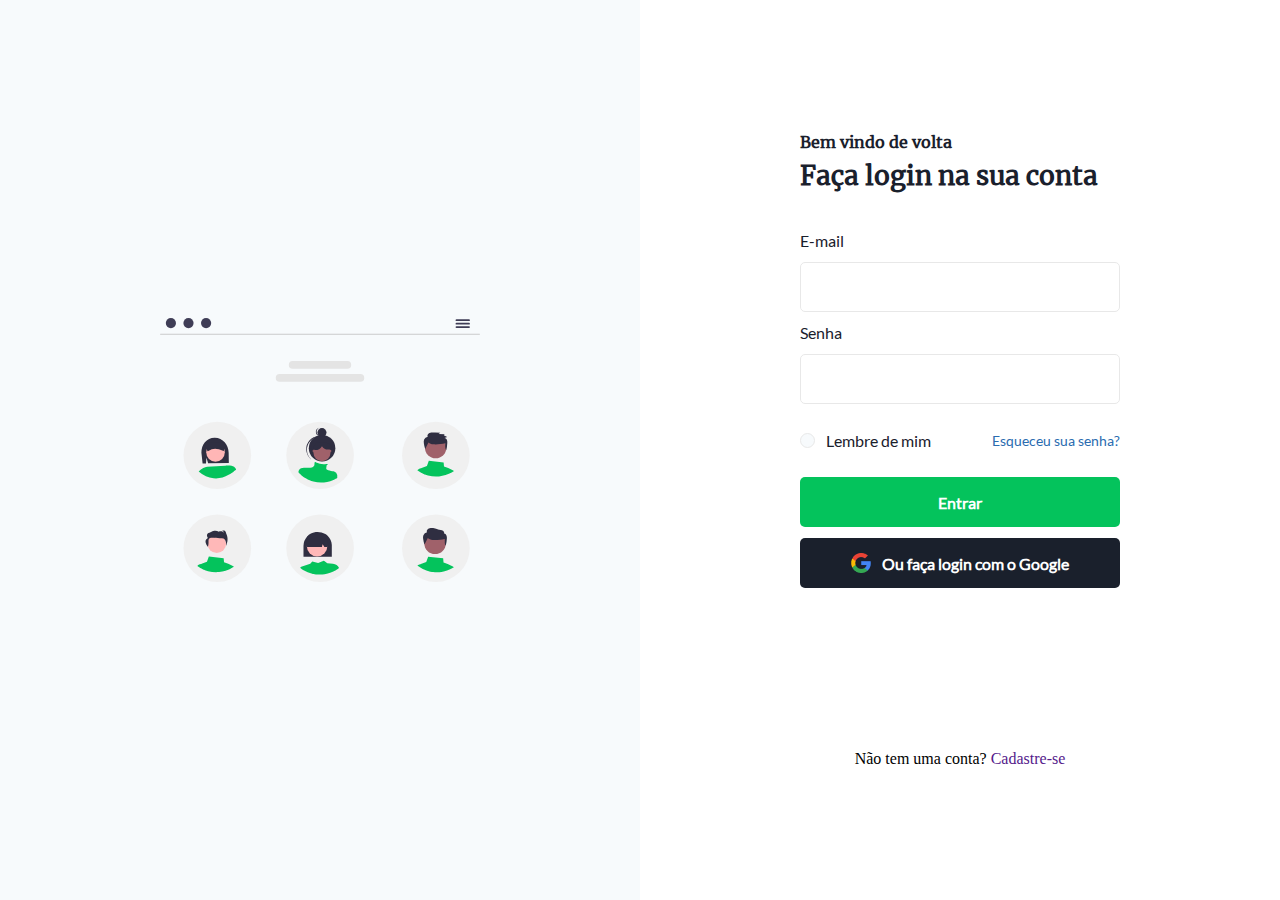
<file: desafio4/index.html>
<!DOCTYPE html>
<html lang="en">
<head>
    <meta charset="UTF-8">
    <meta http-equiv="X-UA-Compatible" content="IE=edge">
    <link rel="stylesheet" href="assets/css/style.css">
    <meta name="viewport" content="width=device-width, initial-scale=1.0">
    <title>Document</title>
</head>
<body>
    <div class="left">
        <img src="assets/image/image.svg" alt="">
    </div>
    <div class="right">
        <h2>Bem vindo de volta</h2>
        <h1>Faça login na sua conta</h1>
        <form action="">
            <label>
                E-mail
                <input type="email" name="" id="">
            </label>
            <label>
                Senha
                <input type="password" name="" id="">
            </label>
            <div class="remember">
                <label class="chk">
                    <input type="checkbox" name="exemplo" />
                    <span></span>
                    Lembre de mim
                </label>
                <a href="#">Esqueceu sua senha?</a>
            </div>
            <input type="button" value="Entrar">
            <a href=""> 
                <img src="assets/image/google-logo.png" alt="">
                Ou faça login com o Google
            </a>
            <div class="singup">
                Não tem uma conta? <a href="">Cadastre-se</a>
            </div>
        </form>
    </div>
</body>
</html>
</file>
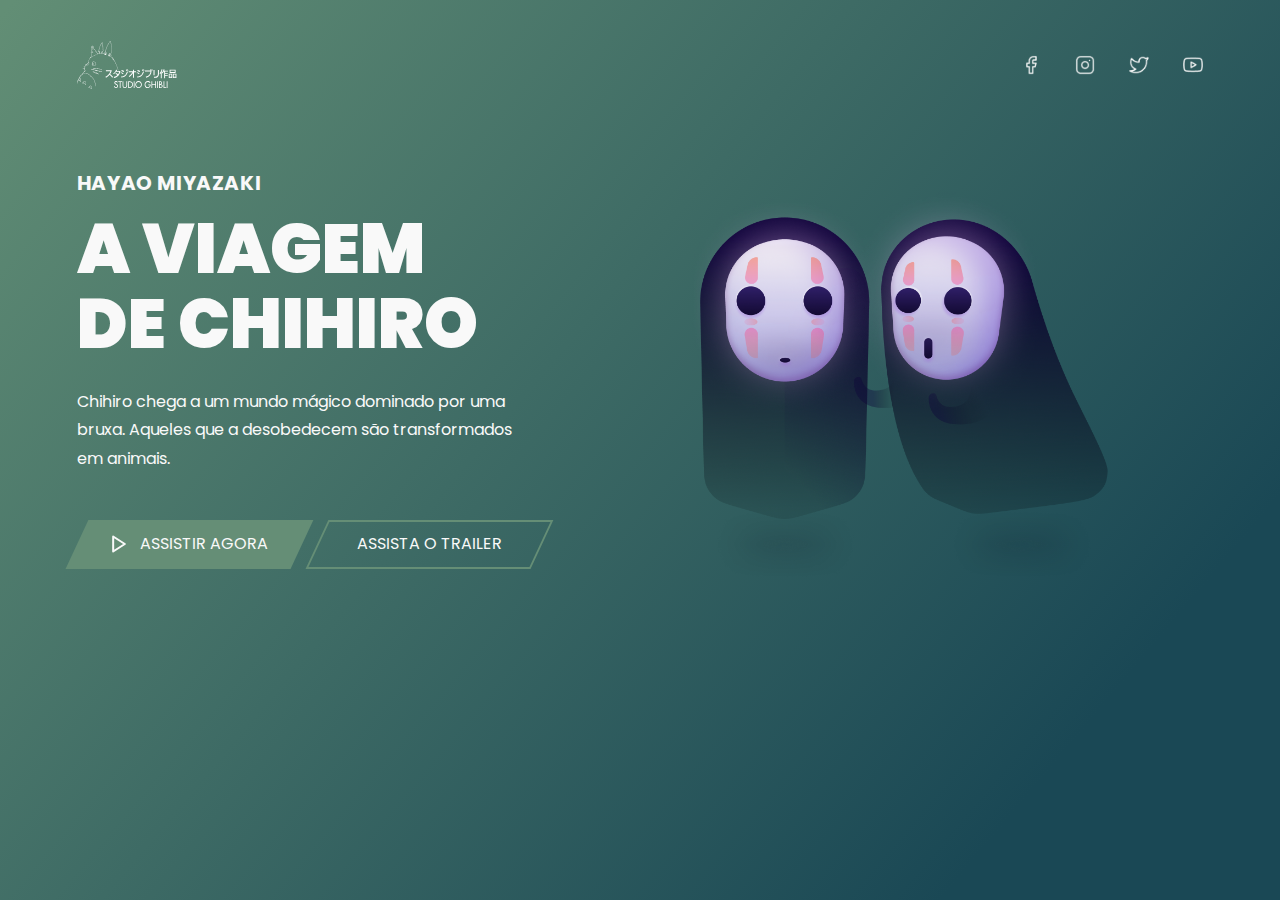
<file: desafio5/index.html>
<!DOCTYPE html>
<html lang="pt-br">
<head>
    <meta charset="UTF-8">
    <meta http-equiv="X-UA-Compatible" content="IE=edge">
    <meta name="viewport" content="width=device-width, initial-scale=1.0">
    <link rel="stylesheet" href="assets/css/style.css">
    <title>Studio Ghibli</title>
</head>
<body>
    <header>
        <div class="container header">
            <div class="header--left">
                <img src="assets/image/logo.svg" alt="">
            </div>
            <div class="header--right">
                <img src="assets/image/facebook.png" alt="">
                <img src="assets/image/instagram.png" alt="">
                <img src="assets/image/twitter.png" alt="">
                <img src="assets/image/youtube.png" alt="">
            </div>
        </div>
    </header>
    <main>
        <div class="container main">
            <div class="main--left">
                <h3>HAYAO MIYAZAKI</h3>
                <h1>A VIAGEM DE CHIHIRO</h1>
                <p>Chihiro chega a um mundo mágico dominado por uma bruxa. Aqueles que a desobedecem são transformados em animais.</p>
                <div class="buttons">
                    <a href="">
                        <span>
                            <svg width="14" height="18" viewBox="0 0 14 18" fill="none" xmlns="http://www.w3.org/2000/svg">
                                <path d="M1.16669 1.5L12.8334 9L1.16669 16.5V1.5Z" stroke="#F9F9F9" stroke-width="2" stroke-linecap="round" stroke-linejoin="round"/>
                            </svg>
                            Assistir agora
                        </span>
                    </a>
                    <a href="">
                        <span>
                            assista o trailer
                        </span>
                        
                    </a>
                </div>
            </div>
            <div class="main--right">
                <img src="assets/image/ilustracao.png" alt="">
            </div>
        </div>
    </main>
</body>
</html>
</file>
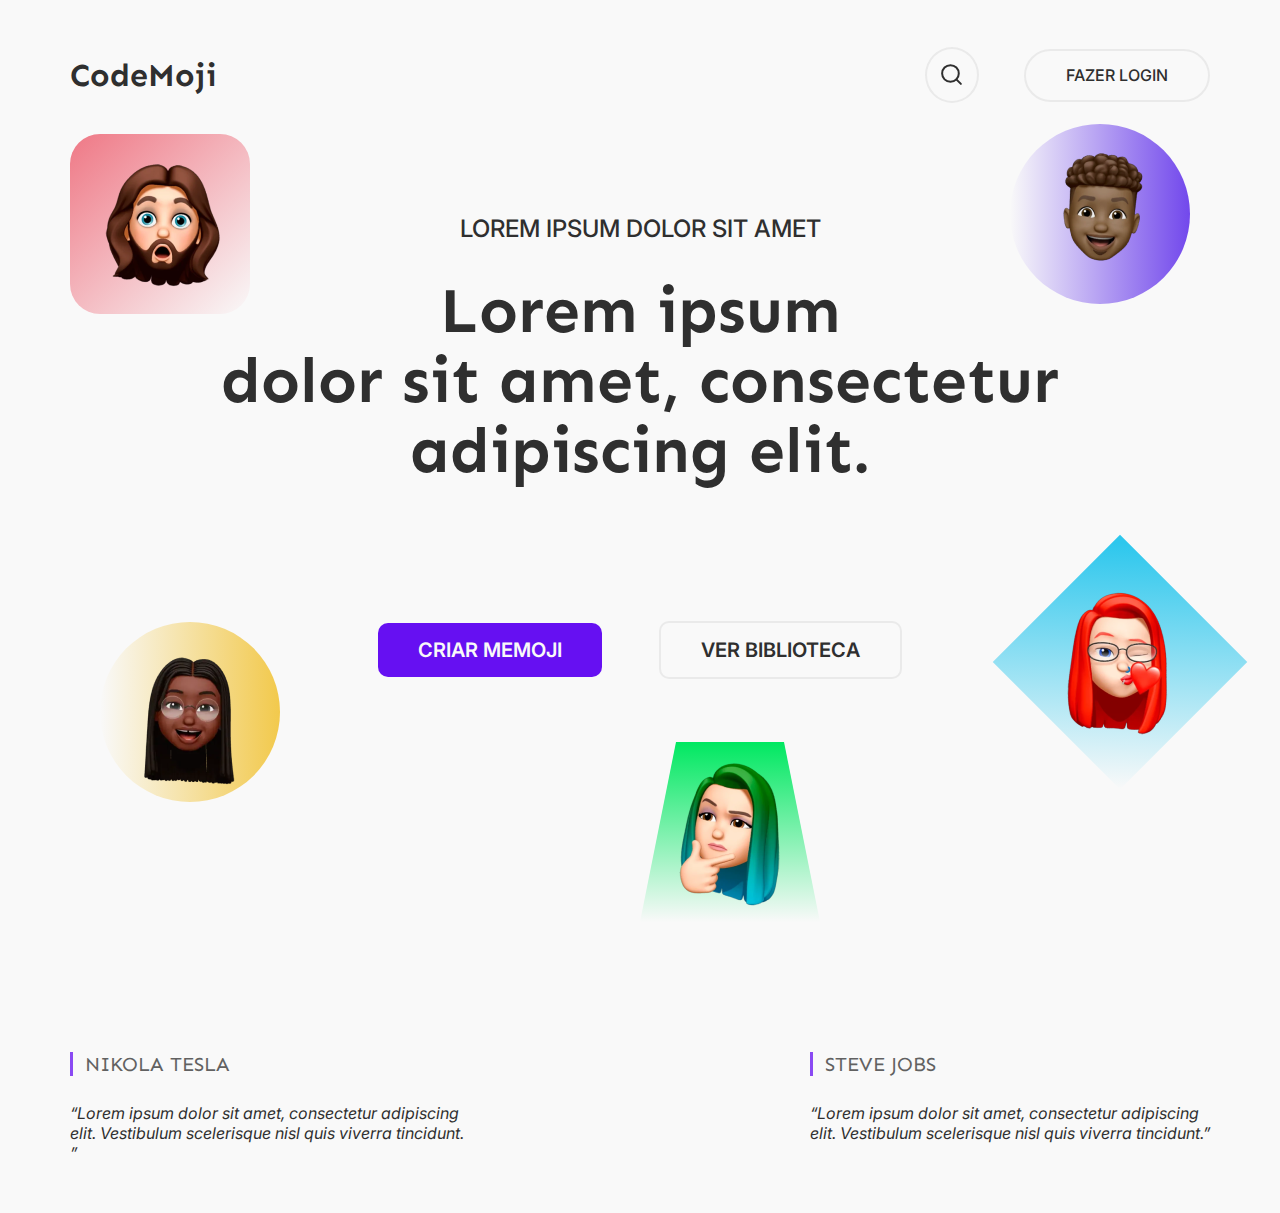
<file: desafio8/index.html>
<!DOCTYPE html>
<html lang="pt-br">
<head>
    <meta charset="UTF-8">
    <meta http-equiv="X-UA-Compatible" content="IE=edge">
    <meta name="viewport" content="width=device-width, initial-scale=1.0">
    <link rel="stylesheet" href="assets/css/style.css">
    <title>CodeMoji</title>
</head>
<body>
    <header>
        <div class="container">
            <div class="logo">
                CodeMoji
            </div>
            <div class="header--right">
                <div class="search">
                    <svg width="25" height="25" viewBox="0 0 25 25" fill="none" xmlns="http://www.w3.org/2000/svg">
                        <path d="M11.4583 19.7917C16.0607 19.7917 19.7917 16.0607 19.7917 11.4583C19.7917 6.85596 16.0607 3.125 11.4583 3.125C6.85596 3.125 3.125 6.85596 3.125 11.4583C3.125 16.0607 6.85596 19.7917 11.4583 19.7917Z" stroke="#2F2F2F" stroke-width="2" stroke-linecap="round" stroke-linejoin="round"/>
                        <path d="M21.8749 21.8754L17.3436 17.3442" stroke="#2F2F2F" stroke-width="2" stroke-linecap="round" stroke-linejoin="round"/>
                    </svg>        
                </div>
                <div class="login">
                    Fazer login
                </div>
                <div class="login--mobile">
                    <svg width="15" height="15" viewBox="0 0 15 15" fill="none" xmlns="http://www.w3.org/2000/svg">
                        <path d="M12.5 13.125V11.875C12.5 11.212 12.2366 10.5761 11.7678 10.1072C11.2989 9.63839 10.663 9.375 10 9.375H5C4.33696 9.375 3.70107 9.63839 3.23223 10.1072C2.76339 10.5761 2.5 11.212 2.5 11.875V13.125" stroke="#2F2F2F" stroke-width="1.2" stroke-linecap="round" stroke-linejoin="round"/>
                        <path d="M7.5 6.875C8.88071 6.875 10 5.75571 10 4.375C10 2.99429 8.88071 1.875 7.5 1.875C6.11929 1.875 5 2.99429 5 4.375C5 5.75571 6.11929 6.875 7.5 6.875Z" stroke="#2F2F2F" stroke-width="1.2" stroke-linecap="round" stroke-linejoin="round"/>
                    </svg>
                        
                </div>
            </div>
        </div>
    </header>
    <main>       
        <div class="container">
            <div class="img">
                <img src="assets/images/Memoji Boys 11-16.png" alt="">
            </div>
            <div class="img">
                <img src="assets/images/Memoji Boys 2-7.png" alt="">
            </div>
            <div class="img">
                <img src="assets/images/Memoji Girls 10-9.png" alt="">
            </div>
            <div class="img">
                <img src="assets/images/Memoji Girls 2-10.png" alt="">
            </div>
            <div class="img">
                <img src="assets/images/Memoji Girls 3-11.png" alt="">
            </div> 
            <h2>lorem ipsum dolor sit amet</h2>
            <h1>Lorem ipsum <br> dolor sit amet, consectetur adipiscing elit.</h1>
            <div class="buttons">
                <a href="">criar memoji</a>
                <a href="">ver biblioteca</a>
            </div>
        </div>
    </main>
    <footer>
        <div class="container">
            <div class="footer--left">
                <h3>nikola tesla</h3>
                <p>
                    “Lorem ipsum dolor sit amet, consectetur adipiscing elit. Vestibulum scelerisque nisl quis viverra tincidunt. ”
                </p>
            </div>
            <div class="footer-right">
                <h3>steve jobs</h3>
                <p>
                    “Lorem ipsum dolor sit amet, consectetur adipiscing elit. Vestibulum scelerisque nisl quis viverra tincidunt.”
                </p>
            </div>
        </div>
    </footer>
</body>
</html>
</file>
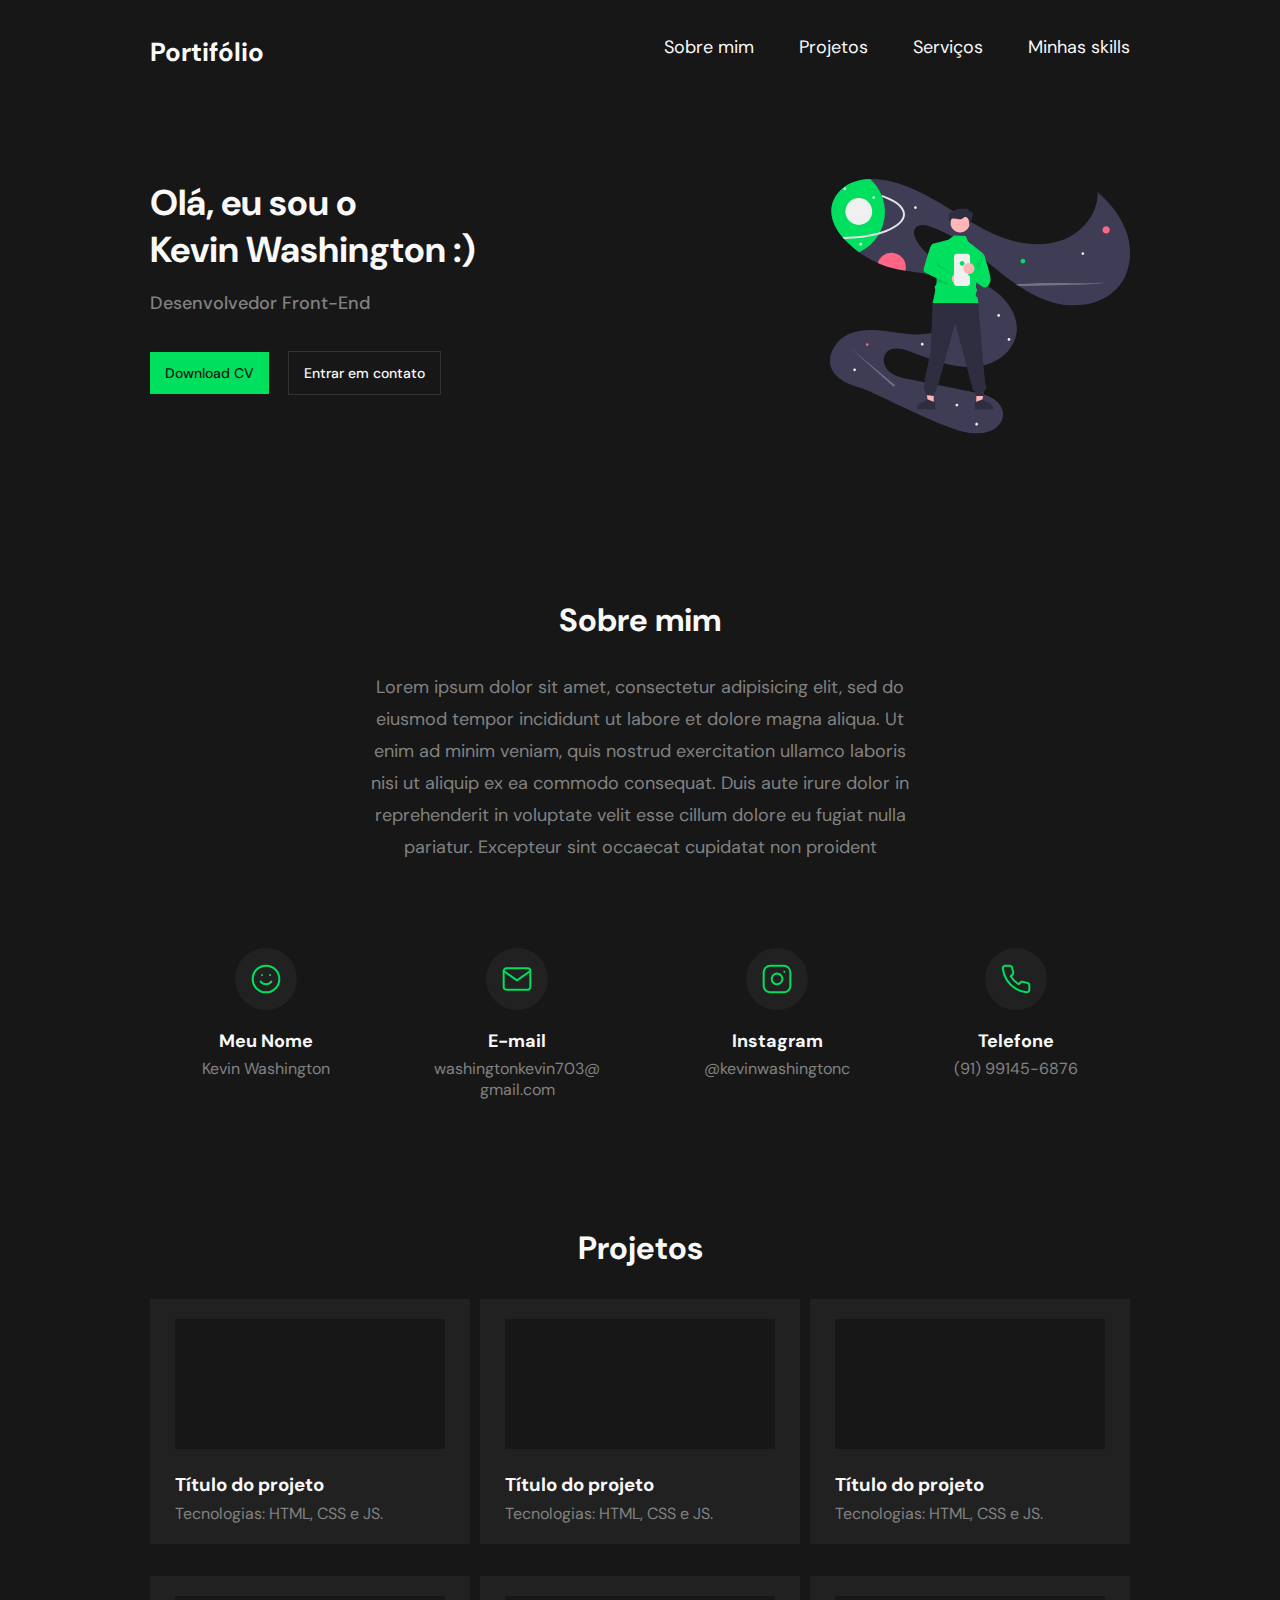
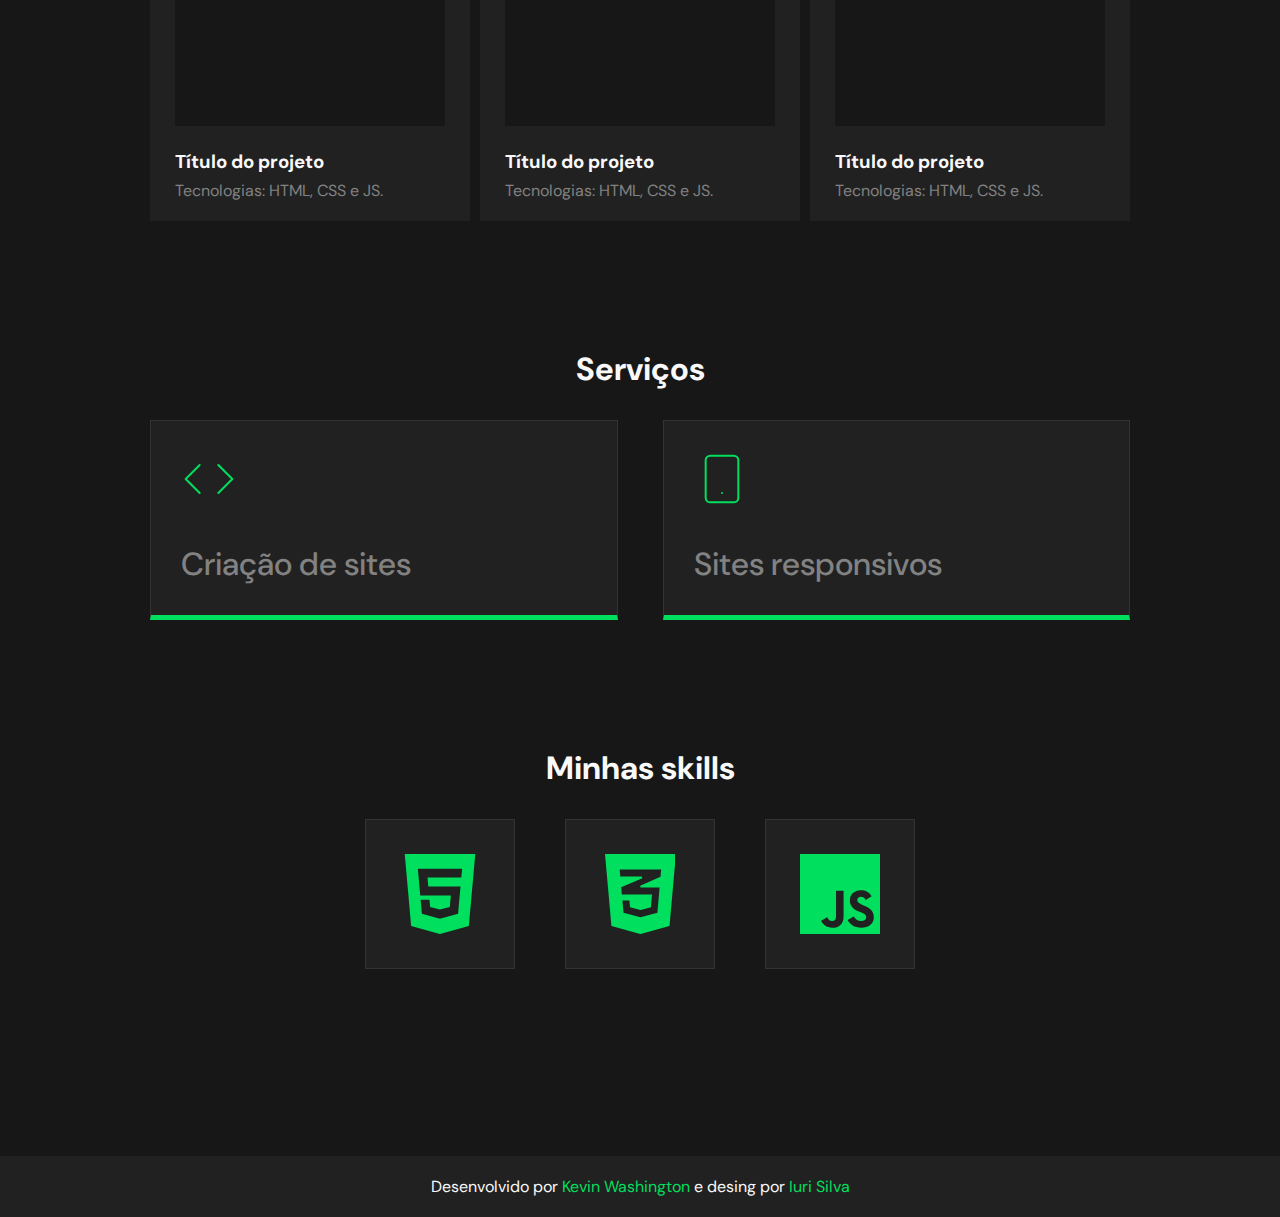
<file: desafio9/index.html>
<!DOCTYPE html>
<html lang="pt-br">
    <head>
        <meta charset="UTF-8">
        <meta http-equiv="X-UA-Compatible" content="IE=edge">
        <meta name="viewport" content="width=device-width, initial-scale=1.0">
        <title>Portifólio</title>
        <link rel="stylesheet" href="./assets/css/style.css">
    </head>
    <body>
        <header>
            <div class="container">
                <div class="logo">
                    <a href="#">Portifólio</a>
                </div>
                <div class="menu--opener">
                    <svg width="28" height="11" viewBox="0 0 28 11" fill="none" xmlns="http://www.w3.org/2000/svg">
                        <rect width="28" height="1" fill="white"/>
                        <rect y="5" width="28" height="1" fill="white"/>
                        <rect x="14" y="10" width="14" height="1" fill="white"/>
                    </svg>
                </div>
                <div class="menu">
                    <svg class="menu--closer" xmlns="http://www.w3.org/2000/svg" width="24" height="24" viewBox="0 0 24 24"><path d="M24 20.188l-8.315-8.209 8.2-8.282-3.697-3.697-8.212 8.318-8.31-8.203-3.666 3.666 8.321 8.24-8.206 8.313 3.666 3.666 8.237-8.318 8.285 8.203z" fill="#FFFFFF"/></svg>
                    <ul>
                        <li><a href="#">Sobre mim</a></li>
                        <li><a href="#">Projetos</a></li>
                        <li><a href="#">Serviços</a></li>
                        <li><a href="#">Minhas skills</a></li>
                    </ul>
                </div>
            </div>
        </header>
        <main>
            <div class="container">
                <section class="banner">
                    <div class="left">
                        <h1>Olá, eu sou o <br> Kevin Washington :)</h1>
                        <p>Desenvolvedor Front-End</p>
                        <div class="banner--buttons">
                            <a href="#">Download CV</a>
                            <a href="#">Entrar em contato</a>
                        </div>
                    </div>
                    <div class="right">
                        <svg width="300" height="255" viewBox="0 0 300 255" fill="none" xmlns="http://www.w3.org/2000/svg">
                            <g clip-path="url(#clip0_13190_20)">
                            <path d="M289.501 106.533C274.498 125.718 246.189 130.112 222.766 123.43C215.101 121.19 207.708 118.112 200.718 114.251C196.658 112.046 192.695 109.628 188.814 107.051C187.858 106.42 186.903 105.779 185.958 105.125C185.314 104.684 184.672 104.239 184.032 103.787C176.016 98.1477 168.314 91.9608 160.741 85.8095C141.837 70.4539 122.415 54.6256 99.189 47.2991C94.404 45.7904 88.2138 45.0846 85.2547 49.138C82.6874 52.6572 84.2543 57.6397 86.4267 61.4147C94.4849 75.3976 109.112 84.2264 123.752 91.0155C138.392 97.8046 153.9 103.305 166.627 113.231C179.353 123.158 189.069 138.934 186.466 154.86C184.223 168.583 173.018 179.733 159.99 184.593C146.962 189.449 132.432 188.773 118.889 185.619C105.347 182.463 92.4906 176.956 79.4206 172.209C71.5405 169.344 61.2388 167.363 56.01 173.919C51.5942 179.458 54.1323 188.196 59.5098 192.807C64.8873 197.417 72.1654 198.961 79.1098 200.347C100.672 204.653 122.234 208.958 143.796 213.261C150.41 214.579 157.18 215.958 162.942 219.468C168.705 222.974 173.354 229.099 173.189 235.843C173.024 242.49 168.158 248.363 162.195 251.306C156.234 254.245 149.351 254.698 142.711 254.381C117.828 253.19 46.4885 213.656 29.3782 208.603C18.3835 205.359 6.36263 200.593 1.72639 190.11C-4.04615 177.059 5.45287 161.27 18.4191 155.31C31.3822 149.346 46.4108 150.667 60.5394 152.674C74.668 154.681 89.2627 157.236 103.016 153.422C116.769 149.608 129.369 137.176 128.013 122.97C126.831 110.609 115.697 101.295 103.98 97.1894C94.8087 93.9745 85.0507 93.1004 75.4159 91.6532C72.7416 91.255 70.0772 90.8082 67.4386 90.2579C60.6812 88.8421 54.0896 86.7263 47.7706 83.9447C41.1396 81.0319 34.84 77.4165 28.98 73.1605C24.306 69.7708 19.9381 65.9781 15.9263 61.8259C15.3144 61.1913 14.7089 60.5428 14.11 59.8801C13.5402 59.2456 12.9768 58.5981 12.4265 57.9376C5.26509 49.3808 -0.0251454 38.8427 1.56137 27.984C3.14441 17.1545 11.5848 8.13795 21.6341 3.80613C27.4422 1.30352 33.7068 0.183336 40.0491 0.0214599C44.6866 -0.0712236 49.3228 0.262568 53.8992 1.01862C75.0759 4.40508 94.4816 14.694 112.809 25.8343C131.134 36.9746 148.992 49.2028 168.912 57.1444C188.833 65.0893 211.509 68.4531 231.717 61.269C251.926 54.0882 268.528 34.4947 267.541 13.0719C280.944 24.6137 292.334 39.1211 297.378 56.0728C302.422 73.0245 300.395 92.5986 289.501 106.533Z" fill="#3F3D56"/>
                            <path d="M192.928 84.3932C194.229 84.3932 195.284 83.3383 195.284 82.037C195.284 80.7357 194.229 79.6808 192.928 79.6808C191.627 79.6808 190.572 80.7357 190.572 82.037C190.572 83.3383 191.627 84.3932 192.928 84.3932Z" fill="#00DF5E"/>
                            <path d="M276.132 54.5996C278.144 54.5996 279.775 52.9686 279.775 50.9567C279.775 48.9448 278.144 47.3138 276.132 47.3138C274.121 47.3138 272.49 48.9448 272.49 50.9567C272.49 52.9686 274.121 54.5996 276.132 54.5996Z" fill="#FF6584"/>
                            <path d="M37.2027 166.911C37.9461 166.911 38.5487 166.309 38.5487 165.565C38.5487 164.822 37.9461 164.219 37.2027 164.219C36.4594 164.219 35.8568 164.822 35.8568 165.565C35.8568 166.309 36.4594 166.911 37.2027 166.911Z" fill="#FF6584"/>
                            <path d="M75.8368 88.1892C75.8377 89.3567 75.6964 90.52 75.416 91.6533C72.7417 91.2551 70.0773 90.8083 67.4387 90.2579C60.6813 88.8422 54.0897 86.7264 47.7707 83.9448C48.7869 80.6639 50.9458 77.8561 53.8555 76.0311C56.7652 74.2061 60.2328 73.485 63.6289 73.9986C67.0249 74.5122 70.1242 76.2264 72.3642 78.8302C74.6042 81.4339 75.8363 84.7545 75.8368 88.1892Z" fill="#FF6584"/>
                            <path d="M252.822 75.9673C253.582 75.9673 254.199 75.351 254.199 74.5907C254.199 73.8304 253.582 73.2141 252.822 73.2141C252.062 73.2141 251.446 73.8304 251.446 74.5907C251.446 75.351 252.062 75.9673 252.822 75.9673Z" fill="#F0F0F0"/>
                            <path d="M126.882 227.484C127.643 227.484 128.259 226.867 128.259 226.107C128.259 225.347 127.643 224.73 126.882 224.73C126.122 224.73 125.506 225.347 125.506 226.107C125.506 226.867 126.122 227.484 126.882 227.484Z" fill="#F0F0F0"/>
                            <path d="M146.631 246.585C147.391 246.585 148.008 245.969 148.008 245.208C148.008 244.448 147.391 243.832 146.631 243.832C145.871 243.832 145.255 244.448 145.255 245.208C145.255 245.969 145.871 246.585 146.631 246.585Z" fill="#F0F0F0"/>
                            <path d="M24.5764 192.195C25.3366 192.195 25.9529 191.578 25.9529 190.818C25.9529 190.058 25.3366 189.441 24.5764 189.441C23.8161 189.441 23.1998 190.058 23.1998 190.818C23.1998 191.578 23.8161 192.195 24.5764 192.195Z" fill="#F0F0F0"/>
                            <path d="M92.2407 166.618C93.001 166.618 93.6173 166.002 93.6173 165.242C93.6173 164.481 93.001 163.865 92.2407 163.865C91.4804 163.865 90.8641 164.481 90.8641 165.242C90.8641 166.002 91.4804 166.618 92.2407 166.618Z" fill="#F0F0F0"/>
                            <path d="M85.4419 29.9943C86.2022 29.9943 86.8185 29.3779 86.8185 28.6177C86.8185 27.8574 86.2022 27.2411 85.4419 27.2411C84.6817 27.2411 84.0653 27.8574 84.0653 28.6177C84.0653 29.3779 84.6817 29.9943 85.4419 29.9943Z" fill="#F0F0F0"/>
                            <path d="M168.646 137.804C169.407 137.804 170.023 137.188 170.023 136.427C170.023 135.667 169.407 135.051 168.646 135.051C167.886 135.051 167.27 135.667 167.27 136.427C167.27 137.188 167.886 137.804 168.646 137.804Z" fill="#F0F0F0"/>
                            <path d="M179.007 161.762C179.767 161.762 180.383 161.146 180.383 160.385C180.383 159.625 179.767 159.009 179.007 159.009C178.246 159.009 177.63 159.625 177.63 160.385C177.63 161.146 178.246 161.762 179.007 161.762Z" fill="#F0F0F0"/>
                            <path d="M54.9224 33.0119C54.9325 39.9624 53.2902 46.8158 50.1309 53.0069C49.7133 53.8227 49.2708 54.6246 48.8035 55.4124C44.177 63.2253 37.2551 69.4226 28.9801 73.1605C24.3061 69.7709 19.9382 65.9781 15.9264 61.8259C15.3145 61.1914 14.709 60.5428 14.1101 59.8802C13.5403 59.2456 12.9769 58.5981 12.4266 57.9376C5.26519 49.3808 -0.0250406 38.8427 1.56148 27.984C3.14451 17.1545 11.5849 8.13796 21.6342 3.80614C27.4423 1.30353 33.7069 0.183361 40.0492 0.0214844C45.0082 4.40091 48.9176 9.84065 51.4874 15.9372C51.8112 16.7045 52.109 17.4815 52.3907 18.2682C54.0709 23.002 54.9272 27.9888 54.9224 33.0119Z" fill="#00DF5E"/>
                            <path d="M74.9951 35.2781C74.9951 42.0219 68.41 48.2768 56.4506 52.8968C54.058 53.8227 51.497 54.6612 48.8035 55.4123C38.7218 58.2225 26.7235 59.7798 14.1101 59.8801C13.5403 59.2456 12.9769 58.5981 12.4266 57.9376C12.5626 57.9408 12.6985 57.9408 12.8345 57.9408C26.5325 57.9408 39.528 56.2055 50.1309 53.0068C52.0895 52.4144 53.9674 51.7733 55.7512 51.0838C66.7459 46.8394 73.0525 41.0766 73.0525 35.2781C73.0525 29.4797 66.7458 23.7202 55.7512 19.4725C54.6634 19.0516 53.5433 18.6502 52.3907 18.2682C52.109 17.4814 51.8112 16.7044 51.4874 15.9371C53.2097 16.4746 54.8641 17.0487 56.4506 17.6595C68.41 22.2794 74.9951 28.5376 74.9951 35.2781Z" fill="#E4E4E4"/>
                            <path d="M14.8638 11.2167C15.624 11.2167 16.2404 10.6004 16.2404 9.84009C16.2404 9.07982 15.624 8.4635 14.8638 8.4635C14.1035 8.4635 13.4872 9.07982 13.4872 9.84009C13.4872 10.6004 14.1035 11.2167 14.8638 11.2167Z" fill="#F0F0F0"/>
                            <path d="M43.6778 19.958C44.4381 19.958 45.0544 19.3417 45.0544 18.5814C45.0544 17.8212 44.4381 17.2048 43.6778 17.2048C42.9175 17.2048 42.3012 17.8212 42.3012 18.5814C42.3012 19.3417 42.9175 19.958 43.6778 19.958Z" fill="#F0F0F0"/>
                            <path d="M28.7851 45.8894C36.1784 45.8894 42.1718 39.896 42.1718 32.5028C42.1718 25.1095 36.1784 19.1161 28.7851 19.1161C21.3919 19.1161 15.3985 25.1095 15.3985 32.5028C15.3985 39.896 21.3919 45.8894 28.7851 45.8894Z" fill="#F0F0F0"/>
                            <path opacity="0.3" d="M276.004 103.354C272.999 104.241 266.375 104.895 259.091 105.296C251.81 105.694 243.823 105.869 235.936 106.038C222.131 106.335 208.327 106.634 194.525 106.934C192.627 106.976 190.724 107.015 188.814 107.051C187.859 106.42 186.904 105.779 185.958 105.125C187.651 105.134 189.345 105.125 191.025 105.092C198.203 104.95 204.279 104.39 211.201 104.124C221.853 103.713 233.352 104.037 244.454 104.202C255.555 104.37 268.204 104.309 276.004 103.354Z" fill="#F0F0F0"/>
                            <path opacity="0.3" d="M64.1302 205.411L20.1254 168.752L62.8754 206.879C62.9582 207.018 63.073 207.136 63.2103 207.222C63.3477 207.308 63.5037 207.361 63.6652 207.375C63.8268 207.388 63.9894 207.364 64.1394 207.302C64.2895 207.241 64.4227 207.144 64.5281 207.021C64.6334 206.898 64.7079 206.751 64.7452 206.593C64.7826 206.435 64.7818 206.271 64.7429 206.114C64.704 205.956 64.6281 205.81 64.5216 205.688C64.415 205.566 64.2809 205.471 64.1302 205.411H64.1302Z" fill="#F0F0F0"/>
                            <path d="M30.7277 66.5784C31.4879 66.5784 32.1042 65.9621 32.1042 65.2018C32.1042 64.4415 31.4879 63.8252 30.7277 63.8252C29.9674 63.8252 29.3511 64.4415 29.3511 65.2018C29.3511 65.9621 29.9674 66.5784 30.7277 66.5784Z" fill="#F0F0F0"/>
                            <path d="M146.342 224.709L152.036 224.708L154.745 202.746L146.341 202.746L146.342 224.709Z" fill="#FFB6B6"/>
                            <path d="M144.889 222.849L146.492 222.849L152.749 220.305L156.103 222.849H156.103C157.999 222.849 159.816 223.602 161.156 224.942C162.496 226.282 163.249 228.1 163.249 229.995V230.227L144.89 230.228L144.889 222.849Z" fill="#2F2E41"/>
                            <path d="M103.701 224.709L98.0068 224.708L95.298 202.746L103.702 202.746L103.701 224.709Z" fill="#FFB6B6"/>
                            <path d="M105.153 230.228L86.7933 230.227V229.995C86.7935 228.1 87.5464 226.282 88.8865 224.942C90.2266 223.602 92.0442 222.849 93.9394 222.849H93.9398L97.2935 220.305L103.551 222.849L105.153 222.849L105.153 230.228Z" fill="#2F2E41"/>
                            <path d="M124.103 56.3939L118.337 60.784L103.022 64.8399C103.022 64.8399 108.51 103.354 105.92 105.944C103.33 108.534 105.666 108.603 105.145 111.968C104.625 115.333 102.551 124.216 102.551 124.216H148.261C148.261 124.216 148.629 118.695 146.376 117.499C144.123 116.304 148.453 110.724 146.612 109.791C144.77 108.858 147.36 100.764 147.36 100.764L152.973 74.2647L138.044 62.5838L135.773 57.1131L124.103 56.3939Z" fill="#00DF5E"/>
                            <path d="M131.296 90.8094C132.398 90.8094 133.291 89.9163 133.291 88.8146C133.291 87.7129 132.398 86.8198 131.296 86.8198C130.195 86.8198 129.302 87.7129 129.302 88.8146C129.302 89.9163 130.195 90.8094 131.296 90.8094Z" fill="#F2F2F2"/>
                            <path d="M102.551 124.216L100.666 172.753C100.666 172.753 92.5273 208.602 93.941 209.545C95.3547 210.487 95.9536 216.107 95.9536 216.107L103.965 217.049C103.965 217.049 103.965 213.279 105.85 211.866C107.735 210.452 125.17 144.008 125.17 144.008L142.18 208.25C142.18 208.25 142.606 211.866 144.02 211.866C145.433 211.866 145.905 217.049 145.905 217.049H153.916V211.866C153.916 211.866 157.515 210.724 156.102 206.955C154.688 203.185 148.261 124.216 148.261 124.216H102.551Z" fill="#2F2E41"/>
                            <path d="M130.09 53.5015C135.425 53.5015 139.75 49.1764 139.75 43.8411C139.75 38.5059 135.425 34.1808 130.09 34.1808C124.754 34.1808 120.429 38.5059 120.429 43.8411C120.429 49.1764 124.754 53.5015 130.09 53.5015Z" fill="#FFB6B6"/>
                            <path opacity="0.1" d="M146.611 87.2235L148.496 88.6374L149.439 82.0399L146.611 87.2235Z" fill="black"/>
                            <path d="M103.926 64.8024C103.926 64.8024 101.569 64.3312 100.156 68.5723C98.742 72.8135 93.5584 88.8355 93.5584 91.6629C93.5584 94.4903 125.84 106.966 125.84 106.966L122.481 95.1824L107.695 87.4218L103.926 64.8024Z" fill="#00DF5E"/>
                            <path d="M127.337 105.219C130.377 105.219 132.841 102.755 132.841 99.7149C132.841 96.6752 130.377 94.2111 127.337 94.2111C124.298 94.2111 121.833 96.6752 121.833 99.7149C121.833 102.755 124.298 105.219 127.337 105.219Z" fill="#FFB6B6"/>
                            <path opacity="0.1" d="M107.265 81.5847L107.696 87.4217L121.368 94.598L109.207 86.441L107.265 81.5847Z" fill="black"/>
                            <path d="M140.133 82.4169H139.956V77.558C139.956 77.1887 139.883 76.823 139.742 76.4818C139.6 76.1406 139.393 75.8306 139.132 75.5694C138.871 75.3083 138.561 75.1011 138.22 74.9598C137.878 74.8185 137.513 74.7457 137.143 74.7457H126.849C126.48 74.7457 126.114 74.8185 125.773 74.9598C125.432 75.1011 125.122 75.3083 124.86 75.5694C124.599 75.8305 124.392 76.1406 124.251 76.4818C124.109 76.823 124.037 77.1887 124.037 77.558V104.215C124.037 104.584 124.109 104.95 124.251 105.291C124.392 105.632 124.599 105.942 124.86 106.203C125.122 106.464 125.432 106.672 125.773 106.813C126.114 106.954 126.48 107.027 126.849 107.027H137.143C137.513 107.027 137.878 106.954 138.22 106.813C138.561 106.672 138.871 106.464 139.132 106.203C139.393 105.942 139.6 105.632 139.742 105.291C139.883 104.95 139.956 104.584 139.956 104.215V85.8757H140.133V82.4169Z" fill="#F0F0F0"/>
                            <path d="M152.973 74.2646C152.973 74.2646 154.387 75.2071 155.329 79.4483C156.272 83.6894 162.398 99.7114 160.042 103.481C157.686 107.251 156.99 111.275 148.979 105.62L137.894 95.4703L145.905 87.9305L149.203 90.2867L152.973 74.2646Z" fill="#00DF5E"/>
                            <path d="M132.122 86.6265C133.423 86.6265 134.478 85.5717 134.478 84.2704C134.478 82.9691 133.423 81.9142 132.122 81.9142C130.821 81.9142 129.766 82.9691 129.766 84.2704C129.766 85.5717 130.821 86.6265 132.122 86.6265Z" fill="#00DF5E"/>
                            <path d="M138.943 94.9361C141.982 94.9361 144.447 92.4719 144.447 89.4323C144.447 86.3926 141.982 83.9285 138.943 83.9285C135.903 83.9285 133.439 86.3926 133.439 89.4323C133.439 92.4719 135.903 94.9361 138.943 94.9361Z" fill="#FFB6B6"/>
                            <path opacity="0.1" d="M107.005 99.2012L122.805 106.19L106.566 103.016L107.005 99.2012Z" fill="black"/>
                            <path d="M120.343 45.7662L119.017 40.7183C118.671 39.4012 118.322 38.0575 118.4 36.6979C118.477 35.3383 119.054 33.9353 120.2 33.1987C121.345 32.4622 123.094 32.6361 123.831 33.7813C123.971 31.9528 125.634 30.5463 127.399 30.0481C129.164 29.5498 131.038 29.7469 132.869 29.8309C134.701 29.915 136.635 29.8563 138.216 28.9272C138.336 29.2887 138.329 29.6807 138.194 30.0371C138.059 30.3934 137.805 30.6922 137.475 30.8831C137.868 30.9904 138.287 30.9443 138.647 30.7543C139.008 30.5642 139.282 30.2443 139.416 29.8594C139.428 30.9184 139.037 31.9422 138.321 32.7231C139.004 32.3846 139.787 32.3121 140.52 32.5196C141.253 32.7271 141.882 33.1998 142.286 33.8458C143.093 35.2446 142.641 37.0014 142.169 38.5457L139.746 46.472C139.378 45.2671 139.309 43.995 139.112 42.7507C138.916 41.5064 138.566 40.2357 137.745 39.2807C136.923 38.3256 135.528 37.7724 134.361 38.2467C133.706 38.5127 133.207 39.0525 132.616 39.4399C131.403 40.2348 129.86 40.3488 128.419 40.187C126.978 40.0253 125.574 39.6149 124.133 39.451C123.231 39.3484 122.224 39.3756 121.543 39.9765C121.075 40.4629 120.766 41.0802 120.657 41.7465C120.335 43.0745 120.209 44.4422 120.282 45.8066" fill="#2F2E41"/>
                            </g>
                            <defs>
                            <clipPath id="clip0_13190_20">
                            <rect width="300" height="254.468" fill="white"/>
                            </clipPath>
                            </defs>
                        </svg>
                    </div>
                </section>
                <section class="about">
                    <h2>Sobre mim</h2>
                    <p>Lorem ipsum dolor sit amet, consectetur adipisicing elit, sed do eiusmod tempor incididunt ut labore et dolore magna aliqua. Ut enim ad minim veniam, quis nostrud exercitation ullamco laboris nisi ut aliquip ex ea commodo consequat. Duis aute irure dolor in reprehenderit in voluptate velit esse cillum dolore eu fugiat nulla pariatur. Excepteur sint occaecat cupidatat non proident</p>
                </section>
                <section class="contact">
                    <div class="info-card">
                        <div class="svg">
                            <svg width="32" height="32" viewBox="0 0 32 32" fill="none" xmlns="http://www.w3.org/2000/svg">
                                <path d="M16 29.3333C23.3638 29.3333 29.3333 23.3638 29.3333 16C29.3333 8.63619 23.3638 2.66666 16 2.66666C8.63619 2.66666 2.66666 8.63619 2.66666 16C2.66666 23.3638 8.63619 29.3333 16 29.3333Z" stroke="#00DF5E" stroke-width="2" stroke-linecap="round" stroke-linejoin="round"/>
                                <path d="M10.6667 18.6667C10.6667 18.6667 12.6667 21.3333 16 21.3333C19.3333 21.3333 21.3333 18.6667 21.3333 18.6667" stroke="#00DF5E" stroke-width="2" stroke-linecap="round" stroke-linejoin="round"/>
                                <path d="M12 12H12.0133" stroke="#00DF5E" stroke-width="2" stroke-linecap="round" stroke-linejoin="round"/>
                                <path d="M20 12H20.0133" stroke="#00DF5E" stroke-width="2" stroke-linecap="round" stroke-linejoin="round"/>
                            </svg>
                        </div>
                        <h3>Meu Nome</h3>
                        <p>Kevin Washington</p>
                    </div>
                    <div class="info-card">
                        <div class="svg">
                            <svg width="32" height="32" viewBox="0 0 32 32" fill="none" xmlns="http://www.w3.org/2000/svg">
                                <path d="M5.33333 5.33334H26.6667C28.1333 5.33334 29.3333 6.53334 29.3333 8.00001V24C29.3333 25.4667 28.1333 26.6667 26.6667 26.6667H5.33333C3.86666 26.6667 2.66666 25.4667 2.66666 24V8.00001C2.66666 6.53334 3.86666 5.33334 5.33333 5.33334Z" stroke="#00DF5E" stroke-width="2" stroke-linecap="round" stroke-linejoin="round"/>
                                <path d="M29.3333 8L16 17.3333L2.66666 8" stroke="#00DF5E" stroke-width="2" stroke-linecap="round" stroke-linejoin="round"/>
                            </svg>
                        </div>
                        <h3>E-mail</h3>
                        <p>washingtonkevin703@ <br> gmail.com</p>
                    </div>
                    <div class="info-card">
                        <div class="svg">
                            <svg width="32" height="32" viewBox="0 0 32 32" fill="none" xmlns="http://www.w3.org/2000/svg">
                                <path d="M22.6667 2.66666H9.33333C5.65143 2.66666 2.66666 5.65142 2.66666 9.33332V22.6667C2.66666 26.3486 5.65143 29.3333 9.33333 29.3333H22.6667C26.3486 29.3333 29.3333 26.3486 29.3333 22.6667V9.33332C29.3333 5.65142 26.3486 2.66666 22.6667 2.66666Z" stroke="#00DF5E" stroke-width="2" stroke-linecap="round" stroke-linejoin="round"/>
                                <path d="M21.3333 15.16C21.4979 16.2697 21.3083 17.403 20.7917 18.3987C20.275 19.3944 19.4575 20.2019 18.4555 20.7062C17.4535 21.2106 16.3179 21.3861 15.2104 21.2079C14.1028 21.0297 13.0797 20.5068 12.2864 19.7136C11.4932 18.9203 10.9703 17.8972 10.7921 16.7896C10.6139 15.6821 10.7894 14.5465 11.2938 13.5445C11.7981 12.5425 12.6056 11.725 13.6013 11.2083C14.597 10.6917 15.7303 10.5021 16.84 10.6667C17.9719 10.8345 19.0198 11.362 19.8289 12.1711C20.638 12.9802 21.1655 14.0281 21.3333 15.16Z" stroke="#00DF5E" stroke-width="2" stroke-linecap="round" stroke-linejoin="round"/>
                                <path d="M23.3333 8.66666H23.3467" stroke="#00DF5E" stroke-width="2" stroke-linecap="round" stroke-linejoin="round"/>
                            </svg>
                        </div>
                        <h3>Instagram</h3>
                        <p>@kevinwashingtonc</p>  
                    </div>
                    <div class="info-card">
                        <div class="svg">
                            <svg width="32" height="32" viewBox="0 0 32 32" fill="none" xmlns="http://www.w3.org/2000/svg">
                                <path d="M29.3333 22.56V26.56C29.3348 26.9313 29.2588 27.2989 29.11 27.6391C28.9612 27.9794 28.743 28.2848 28.4694 28.5358C28.1958 28.7869 27.8727 28.978 27.521 29.0969C27.1692 29.2159 26.7965 29.2601 26.4266 29.2267C22.3238 28.7809 18.3826 27.3789 14.92 25.1333C11.6984 23.0862 8.9671 20.3549 6.91998 17.1333C4.66662 13.6549 3.26431 9.69466 2.82665 5.57333C2.79333 5.20462 2.83715 4.83301 2.95532 4.48216C3.07348 4.13132 3.26341 3.80892 3.513 3.53549C3.7626 3.26207 4.06639 3.04361 4.40504 2.89403C4.74368 2.74444 5.10977 2.66701 5.47998 2.66666H9.47998C10.1271 2.6603 10.7544 2.88944 11.245 3.31137C11.7356 3.73331 12.0561 4.31926 12.1466 4.96C12.3155 6.24009 12.6286 7.49697 13.08 8.70666C13.2594 9.1839 13.2982 9.70255 13.1919 10.2012C13.0855 10.6998 12.8385 11.1575 12.48 11.52L10.7866 13.2133C12.6847 16.5514 15.4486 19.3153 18.7866 21.2133L20.48 19.52C20.8425 19.1615 21.3002 18.9145 21.7988 18.8081C22.2974 18.7018 22.8161 18.7406 23.2933 18.92C24.503 19.3714 25.7599 19.6845 27.04 19.8533C27.6877 19.9447 28.2792 20.2709 28.702 20.77C29.1249 21.269 29.3495 21.9061 29.3333 22.56Z" stroke="#00DF5E" stroke-width="2" stroke-linecap="round" stroke-linejoin="round"/>
                            </svg>
                        </div>
                        <h3>Telefone</h3>
                        <p>(91) 99145-6876</p>
                    </div>
                </section>
                <section class="projects">
                    <h2>Projetos</h2>
                    <div class="project--cards">
                        <div class="project--card">
                            <div class="project-img"></div>
                            <h3>Título do projeto</h3>
                            <p>Tecnologias: HTML, CSS e JS.</p>
                        </div>
                        <div class="project--card">
                            <div class="project-img"></div>
                            <h3>Título do projeto</h3>
                            <p>Tecnologias: HTML, CSS e JS.</p>
                        </div>
                        <div class="project--card">
                            <div class="project-img"></div>
                            <h3>Título do projeto</h3>
                            <p>Tecnologias: HTML, CSS e JS.</p>
                        </div>
                        <div class="project--card">
                            <div class="project-img"></div>
                            <h3>Título do projeto</h3>
                            <p>Tecnologias: HTML, CSS e JS.</p>
                        </div>
                        <div class="project--card">
                            <div class="project-img"></div>
                            <h3>Título do projeto</h3>
                            <p>Tecnologias: HTML, CSS e JS.</p>
                        </div>
                        <div class="project--card">
                            <div class="project-img"></div>
                            <h3>Título do projeto</h3>
                            <p>Tecnologias: HTML, CSS e JS.</p>
                        </div>
                    </div>
                </section>
                <section class="services">
                    <h2>Serviços</h2>
                    <div class="service--cards">
                        <div class="service--card">
                            <svg width="56" height="56" viewBox="0 0 56 56" fill="none" xmlns="http://www.w3.org/2000/svg">
                                <path d="M37.3333 42L51.3333 28L37.3333 14" stroke="#00DF5E" stroke-width="2" stroke-linecap="round" stroke-linejoin="round"/>
                                <path d="M18.6667 14L4.66675 28L18.6667 42" stroke="#00DF5E" stroke-width="2" stroke-linecap="round" stroke-linejoin="round"/>
                            </svg>
                            <p>Criação de sites</p>
                        </div>
                        <div class="service--card">
                            <svg width="56" height="56" viewBox="0 0 56 56" fill="none" xmlns="http://www.w3.org/2000/svg">
                                <path d="M39.6667 4.66663H16.3334C13.7561 4.66663 11.6667 6.75596 11.6667 9.33329V46.6666C11.6667 49.244 13.7561 51.3333 16.3334 51.3333H39.6667C42.2441 51.3333 44.3334 49.244 44.3334 46.6666V9.33329C44.3334 6.75596 42.2441 4.66663 39.6667 4.66663Z" stroke="#00DF5E" stroke-width="2" stroke-linecap="round" stroke-linejoin="round"/>
                                <path d="M28 42H28.0233" stroke="#00DF5E" stroke-width="2" stroke-linecap="round" stroke-linejoin="round"/>
                            </svg>
                            <p>Sites responsivos</p>
                        </div>
                    </div>
                </section>
                <section class="skills">
                    <h2>Minhas skills</h2>
                    <div class="skill--cards">
                        <div class="skill--card">
                            <svg width="72" height="80" viewBox="0 0 72 80" fill="none" xmlns="http://www.w3.org/2000/svg">
                                <path d="M0.726624 0L7.14662 72L35.9566 80L64.8416 71.99L71.2716 0H0.731624H0.726624ZM57.2966 23.55H23.5066L24.3116 32.595H56.4966L54.0716 59.705L35.9566 64.725L17.8666 59.705L16.6316 45.835H25.4966L26.1266 52.885L35.9616 55.535L35.9816 55.53L45.8216 52.875L46.8416 41.425H16.2366L13.8566 14.72H58.0916L57.3016 23.55H57.2966Z" fill="#00DF5E"/>
                            </svg>
                        </div>
                        <div class="skill--card">
                            <svg width="70" height="80" viewBox="0 0 70 80" fill="none" xmlns="http://www.w3.org/2000/svg">
                                <g clip-path="url(#clip0_13190_141)">
                                <path d="M64.5533 71.41L70.93 0H0L0.0833333 0.926667L6.36667 71.42L6.42 72.0067L35.1967 80H35.65L64.4933 72L64.5467 71.4133L64.5533 71.41ZM35.5267 15.5967H56.1367L55.5167 22.7967L35.1833 31.8367L35.5233 33.4633H54.6033L52.4067 58.6333L35.4533 63.3333L18.5067 58.64L17.44 46.5867H24.4167L24.9767 52.6967L25.03 53.29L35.3133 56.0233H35.7567L45.9267 53.1967L45.9767 52.6067L46.9367 41.32L47.0133 40.4H16.8567L16.2233 33.1567L37.2533 24.1533L36.92 22.52H15.32L14.7033 15.5867H35.5033L35.5267 15.5967Z" fill="#00DF5E"/>
                                </g>
                                <defs>
                                <clipPath id="clip0_13190_141">
                                <rect width="70" height="80" fill="white"/>
                                </clipPath>
                                </defs>
                            </svg>
                        </div>
                        <div class="skill--card">
                            <svg width="80" height="80" viewBox="0 0 80 80" fill="none" xmlns="http://www.w3.org/2000/svg">
                                <path fill-rule="evenodd" clip-rule="evenodd" d="M0 0H80V80H0V0ZM61.1567 67.0667C57.4467 67.0667 55.35 65.1333 53.74 62.5L47.63 66.05C49.8367 70.41 54.3467 73.7367 61.33 73.7367C68.47 73.7367 73.7867 70.03 73.7867 63.26C73.7867 56.9833 70.18 54.1933 63.7933 51.45L61.9133 50.6467C58.6867 49.2467 57.29 48.3367 57.29 46.08C57.29 44.2567 58.69 42.86 60.89 42.86C63.0467 42.86 64.4367 43.77 65.7267 46.08L71.58 42.3233C69.1033 37.9667 65.67 36.3033 60.89 36.3033C54.1767 36.3033 49.88 40.5967 49.88 46.2367C49.88 52.3533 53.48 55.25 58.9067 57.56L60.7867 58.3667C64.2167 59.8667 66.26 60.78 66.26 63.3567C66.26 65.51 64.27 67.0667 61.1567 67.0667ZM32.0233 67.0167C29.44 67.0167 28.3633 65.25 27.1833 63.15L21.0633 66.8567C22.8367 70.61 26.3233 73.7233 32.34 73.7233C39.0033 73.7233 43.5667 70.18 43.5667 62.3967V36.73H36.05V62.2967C36.05 66.0533 34.49 67.0167 32.02 67.0167H32.0233Z" fill="#00DF5E"/>
                            </svg>
                        </div>
                    </div>
                </section>
            </div>
        </main>
        <footer>
            <div class="container">
                Desenvolvido por <a href="https://github.com/KevinWashington">Kevin Washington</a> e desing por <a href="https://github.com/iuricode">Iuri Silva</a>
            </div>
        </footer>
        <script src="assets/js/script.js"></script>
    </body>
</html>
</file>
<file: desafio4/assets/css/style.css>
@font-face {
  font-family: "Lato-Bold";
  src: url("../fontes/Lato-Bold.ttf");
}

@font-face {
  font-family: "Lato-Regular";
  src: url("../fontes/Lato-Regular.ttf");
}

@font-face {
  font-family: "Merriweather-Regular";
  src: url("../fontes/Merriweather-Regular.ttf");
}

/*Variáveis*/
:root {
  --green: #04c35c;
  --blue: #2b6cb0;

  --white: #ffffff;
  --white300: #f7fafc;

  --dark: #1a202c;
  --input: #e8e8e8;
}

/*Reset*/
* {
  margin: 0;
  padding: 0;
  box-sizing: border-box;
}
html {
  font-size: 62.5%;
}
body {
  font-size: 1.6rem;
}
h1,
h2,
h3,
h4,
h5,
h6 {
  margin: 0;
}
ul,
ol {
  list-style: none;
  margin: 0;
  padding: 0;
}
a {
  text-decoration: none;
}
img {
  max-width: 100%;
  height: auto;
  display: block;
}
button,
input {
  padding: 10px;
  outline: none;
  border: 0;
}
button:focus,
input:focus {
  border: 0;
}

body{
  height: 100vh;
  display: flex;
  justify-content: space-between;
}

.left, .right{
  padding-inline: 160px;
  height: 100vh;
  display: flex;
  flex-direction: column;
  justify-content: center;
}

.left{
  background-color: var(--white300);
  flex: 1;;
}

.left img{
  width: 100%;
}

.right{
  flex: 1;
  position: relative;
}

.right h2{
  font-family: "Merriweather-Regular";
  font-size: 16px;
  color: var(--dark);
  margin-bottom: 7px;
}

.right h1 {
  font-family: "Merriweather-Regular";
  font-weight: 700px;
  font-size: 26px;
  color: var(--dark);
  margin-bottom: 39px;
}

.right form label {
  font-family: "Lato-Regular";
  font-size: 16px;
  color: var(--dark);
}

.right form input:not([type="checkbox"]) {
  margin-block: 11px;
  display: block;
  height: 50px;
  width: 100%;
  border: 1px solid var(--input);
  border-radius: 5px;
}

.right form .remember {
  font-family: "Lato-Regular";
  font-size: 14px;
  margin-block: 27px;
  width: 100%;
  display: flex;
  align-items: center;
  justify-content: space-between;
}

.right form .chk {
  display: flex;
  align-items: center;
}

.right form .chk input {
  display: none;
}

.right form .chk span {
  margin-right: 11px;
  width: 15px;
  height: 15px;
  border-radius: 50%;
  display: block;
  background: #F7FAFC;
  border: 1px solid var(--input)
}

.right form .chk input:checked + span {
  background-color: var(--blue);
}

.right form .remember a{
  color: var(--blue);
}

.right form input[type="button"] {
  border: none;
  background-color: var(--green);
  font-family: "Lato-Regular";
  font-weight: 700;
  font-size: 16px;
  color: var(--white);
}

.right form a:not(.remember a, .singup a){
  display: flex;
  align-items: center;
  justify-content: center;
  height: 50px;
  gap: 11px;
  border-radius: 5px;
  background-color: var(--dark);
  font-family: "Lato-Regular";
  font-weight: 700;
  font-size: 16px;
  color: var(--white);
}

.right form a img{
  display: inline-block;
}

.right form .singup{
  text-align: center;
  margin-top: 162px;
}

@media (max-width: 1200px) {
  .left, .right{
    padding-inline: 100px;
  }
  
  .left {
    flex: 1;
  }

  .left img{
    min-width: 200px;
  }

  .right {
    flex: 2;
  }
}

@media (max-width: 950px){
  .left, .right{
    padding-inline: 70px;
  }
}

@media (max-width: 750px){
  .left, .right{
    padding-inline: 50px;
  }
}

@media (max-width: 750px){
  .left, .right{
    padding-inline: 35px;
  }
  
  .left {
    display: none;
  }

  .right form .singup {
    margin-top: 138px;
  }
}
</file>
<file: desafio5/assets/css/style.css>
@import url('https://fonts.googleapis.com/css2?family=Poppins:ital,wght@0,100;0,200;0,300;0,400;0,500;0,600;0,700;0,800;0,900;1,100;1,200;1,300;1,400;1,500;1,600;1,700;1,800;1,900&display=swap');

*{
    margin: 0;
    padding: 0;
    box-sizing: border-box;
}

a {
    text-decoration: none;
    color: #F9F9F9;
}

body {
    min-height: 100vh;
    background: linear-gradient(130.02deg, #628E75 0.66%, #1A4855 83.32%);
    box-shadow: 26px 24px 90px rgba(31, 26, 51, 0.13);
    color: #f9f9f9;
    font-family: 'Poppins';
}

header,main {
    width: 100%;
    display: flex;
    justify-content: center;
}

.container {
    width: 1280px;
    max-width: 88%;
}

.header {
    display: flex;
    justify-content: space-between;
    align-items: center;
    padding-block: 41px 72px;
}

.header--left img {
    width: 100px;
} 

.header--right img {
    margin-left: 30px;
    height: 20px;
} 

.main {
    display: flex;
    justify-content: space-between;
    align-items: center;
}

.main--left {
    max-width: 550px;
    flex: 1;
}

@keyframes fantasminha {
    0%{
        transform: translateY(10px) translateX(-2px);
    }
    100%{
        transform: translateY(-10px) translateX(2px);
    }
}

.main--right img{
    animation: fantasminha 3s infinite alternate;
    width: 80%;
    max-width: 550px;
}

.main--right {
    display: flex;
    justify-content: center;
    flex: 1;
}

.main--left h3 {
    font-size: 20px;
    line-height: 30px;
    letter-spacing: 0.03em;
}

.main--left h1 {
    max-width: 445px;
    margin-block: 14px 25px;
    font-weight: 900;
    font-size: 69px;
    line-height: 109%;
}

.main--left p {
    max-width: 445px;
    font-weight: 400;
    font-size: 16px;
    line-height: 180%;
    margin-bottom: 46px;
}

.buttons {
    display: flex;
    margin-bottom: 30px;
}

.buttons a {
    display: flex;
    align-items: center;
    justify-content: center;
    text-transform: uppercase;
    font-size: 16px;
    line-height: 180%;
    width: 225px;
    padding-block: 8px;
}

.buttons a span {
    display: flex;
    align-items: center;
    gap: 14px;
    transform: skewX(25deg);
}

.buttons a:first-child{
    margin-right: 15px;
    background: #658E76;
    transform: skewX(-25deg);
}

.buttons a:last-child {
    border: 2px solid #658E76;
    transform: skewX(-25deg);
}

@media (max-width: 768px) {
    @keyframes fantasminha {
        0%{
            transform: translateY(5px);
        }
        100%{
            transform: translateY(-5px)
        }
    }

    .header {
        padding-block: 14px 26px;
    }

    .main {
        flex-direction: column-reverse;
    }

    .main--left h3 {
        font-size: 18px;
        line-height: 27px;
    }
    
    .main--left h1 {
        margin-block: 10px;
        font-size: 56px;
    }
    
    .main--left p {
        font-size: 14px;
        margin-bottom: 30px;
    }

    .main--right img{
        max-height: 250px;
        width: auto;
        max-width: 80%;
    }

    .buttons {
        justify-content: center;
    }

    .buttons a:last-child {
       display: none;
    }
}
</file>
<file: desafio8/assets/css/style.css>
@import url('https://fonts.googleapis.com/css2?family=Inter:wght@100;200;300;400;500;600;700;800;900&family=Sen:wght@400;700;800&display=swap');

:root {
    --bg-color: #F9F9F9;
    --text: #2F2F2F;
    --primary-color: #6610F2;
}

* {
    padding: 0;
    margin: 0;
    box-sizing: border-box;
}

body {
    height: 100vh;
    background-color: var(--bg-color);
    font-family: 'Sen';
    padding-inline: 24px;
}

a {
    text-decoration: none;
    color: var(--text);
    text-transform: uppercase;
    font-family: 'Inter';
    font-weight: 500;
    font-size: 20px;
    line-height: 24px;
}

.container {
    max-width: 1140px;
    margin: 0 auto;
}

header .container {
    display: flex;
    align-items: center;
    justify-content: space-between;
    padding-block: 47px 111px;
}

header .logo {
    font-weight: 700;
    font-size: 32px;
    line-height: 38px;
    color: var(--text);
}

header .header--right {
    display: flex;
    align-items: center;
    gap: 45px;
}

header .header--right .search {
    padding: 13px 13px 10px 12px;
    border-radius: 50%;
    border: 2px solid #EAEAEA;
}

header .header--right .login--mobile {
    padding: 13px 13px 10px 12px;
    border-radius: 50%;
    border: 2px solid #EAEAEA;
    display: none;
}

header .header--right .login {
    padding: 15px 40px;
    border: 2px solid #EAEAEA;
    border-radius: 100px;
    font-family: 'Inter';
    font-weight: 500;
    font-size: 16px;
    line-height: 19px;
    text-transform: uppercase;
    color: var(--text);
}

main .img {
    width: 180px;
    height: 180px;
    position: absolute;
    display: flex;
    align-items: center;
    justify-content: center;
}

main .img:nth-child(1) {
    top: -90px;
    right: 20px;
    background: linear-gradient(270deg, #7248EC 0%, rgba(114, 72, 236, 0) 100%);
    border-radius: 50%;
}

main .img:nth-child(2) {
    top: -80px;
    left: 0px;
    background: linear-gradient(136.92deg, #EF7C89 3.14%, rgba(239, 124, 137, 0) 100%);
    border-radius: 30px;
}

main .img:nth-child(3) {
    bottom: 250px;
    left: 30px;
    background: linear-gradient(270deg, #F2C94C 0%, rgba(242, 201, 76, 0) 100%);
    border-radius: 50%;
}

main .img:nth-child(4) {
    background: linear-gradient(136.92deg, #2DC7ED 3.14%, rgba(45, 199, 237, 0) 100%);
    transform: rotate(45deg);
    bottom: 300px;
    right: 0px;
}

main .img:nth-child(4) img {
    transform: rotate(-45deg);
}

main .img:nth-child(5) {
    clip-path: polygon(20% 0%, 80% 0%, 100% 100%, 0% 100%);
    bottom: 130px;
    left: 50%;
    background: linear-gradient(180deg, #00E861 0%, rgba(0, 232, 97, 0) 100%);
}

main .container {
    position: relative;
    text-align: center;
}

main h2 {
    text-align: center;
    font-family: 'Inter';
    font-weight: 500;
    font-size: 24px;
    text-transform: uppercase;
    color: var(--text);
    margin-bottom: 33px;
}

main h1 {
    text-align: center;
    font-weight: 700;
    font-size: 64px;
    line-height: 70px;
    color: var(--text);
}

main .buttons {
    padding-block: 152px 390px;
    align-items: center;
}

main .buttons a {
    padding: 15px 40px;
    border-radius: 10px;
    font-family: 'Inter';
    font-weight: 600;
    font-size: 20px;
    line-height: 24px;
    text-transform: uppercase;
}

main .buttons a:first-child {
    background: var(--primary-color);
    color: #F9F9F9;
}

main .buttons a:last-child {
    margin-left: 52px;
    border: 2px solid #EAEAEA; 
}

footer .container {
    display: flex;
    justify-content: space-between;
    
}

footer .container div {
    max-width: 400px;
    margin-bottom: 50px;
}

footer h3 {
    position: relative;
    font-weight: 400;
    font-size: 20px;
    text-transform: uppercase;
    color: var(--text);
    opacity: 0.75;
    margin-bottom: 27px;
    padding-left: 15px;
}

footer h3::before {
    content: "";
    position: absolute;
    left: 0;
    width: 3px;
    height: 100%;
    background-color: var(--primary-color);
}

footer p {
    font-family: 'Inter';
    font-style: italic;
    font-weight: 400;
    font-size: 16px;
    color: var(--text);
}

@media (max-width: 1024px) {
    main .img {
        width: 140px;
        height: 140px;
    }

    main .img img {
        width: 80%;
        height: 80%;
    }
}

@media (max-width: 900px) {
    main .img {
        width: 90px;
        height: 90px;
    }

    main .img img {
        width: 80%;
        height: 80%;
    }

    main h2 {
        font-size: 12px;
    }
    
    main h1 {
        font-size: 32px;
        line-height: 38px;
    }
}

@media (max-width: 768px) {
    header .container {
        padding-block: 26px 140px;
    }

    header .logo {
        font-size: 18px;
    }

    header .header--right .search {
        padding: 8px 9px 6px 9px;
    }

    header .header--right .login {
        display: none;
    }

    header .header--right .login--mobile {
        display: block;
    }

    main .img:nth-child(1) {
        top: -120px;
        right: 20px;
        background: linear-gradient(270deg, #7248EC 0%, rgba(114, 72, 236, 0) 100%);
        border-radius: 50%;
    }
    
    main .img:nth-child(2) {
        top: -100px;
        left: 0px;
        background: linear-gradient(136.92deg, #EF7C89 3.14%, rgba(239, 124, 137, 0) 100%);
        border-radius: 30px;
    }
    
    main .img:nth-child(3) {
        bottom: 90px;
        left: 30px;
        background: linear-gradient(270deg, #F2C94C 0%, rgba(242, 201, 76, 0) 100%);
        border-radius: 50%;
    }
    
    main .img:nth-child(4) {
        background: linear-gradient(136.92deg, #2DC7ED 3.14%, rgba(45, 199, 237, 0) 100%);
        transform: rotate(45deg);
        bottom: 80px;
        right: 10px;
    }
    
    main .img:nth-child(4) img {
        transform: rotate(-45deg);
    }
    
    main .img:nth-child(5) {
        display: none;
    }

    main .buttons {
        justify-content: center;
        display: flex;
        gap: 10px;
        padding-block: 29px 210px;
    }

    main .buttons a {
        flex: 1;
        padding: 10px 0px;
        font-weight: 500;
        font-size: 12px;
    }

    main .buttons a:last-child {
        margin-left: 0;
    }

    footer .container {
        flex-direction: column;
    }

    footer .container div {
        max-width: none;
    }

}
</file>
<file: desafio9/assets/css/style.css>
@import url('https://fonts.googleapis.com/css2?family=DM+Sans:ital,wght@0,400;0,500;0,700;1,400;1,500&display=swap');

:root {
    --gree-light: #00DF5E;
    --white: #F9F9F9;
    --gray: #828282;
    --gray-200: #333333;
    --gray-400: #212121;
    --dark: #171717;
}

* {
    padding: 0;
    margin: 0;
    box-sizing: border-box;
}

body {
    background-color: var(--dark);
    color: #F9F9F9;
    font-family: 'DM Sans', sans-serif;
}

p {
    color: var(--gray);
}

a {
    text-decoration: none;
    color: var(--white);
}

.menu--opener {
    display: none;
}

.menu--closer {
    display: none;
}

.container {
    padding-inline: 150px;
}

header .container {
    padding-block: 35px;
    display: flex;
    justify-content: space-between;
}

header .logo {
    font-weight: 700;
    font-size: 26px;
}

header ul {
    list-style: none;
    display: flex;
    gap: 45px;
    font-size: 18px;
}

main h2 {
    font-size: 32px;
    margin-bottom: 30px;
}

main .banner {
    padding-block: 75px 160px;
    display: flex;
    justify-content: space-between;
}

main .banner .left h1{
    font-weight: 700;
    font-size: 36px;
    margin-bottom: 18px;
}

main .banner .left p {
    font-weight: 500;
    font-size: 18px;
    margin-bottom: 47px;
}

main .banner .left .banner--buttons a{
    padding: 12px 15px;
    font-weight: 500;
    font-size: 14px;
}

main .banner .left .banner--buttons a:first-child {
    color: var(--dark);
    margin-right: 15px;
    background-color: var(--gree-light);
}

main .banner .left .banner--buttons a:last-child {
    border: 1px solid var(--gray-200);
}


main .about {
    margin: 0 auto;
    text-align: center;
    max-width: 745px;
    padding-inline: 100px;
}

main .about p {
    font-size: 18px;
    line-height: 32px;
}

main .contact {
    margin-block: 85px 127px;
    display: flex;
    flex-wrap: wrap;
    justify-content: space-around;
}

main .contact .info-card {
    text-align: center;
}

main .contact .info-card .svg {
    display: inline-flex;
    justify-content: center;
    align-items: center;
    background-color: var(--gray-400);
    padding: 15px;
    border-radius: 50%;
}

main .contact .info-card h3 {
    font-size: 18px;
    margin-block: 19px 5px;
}

main .contact .info-card p {
    font-size: 16px;
}

main .projects {
    text-align: center;
}

main .projects .project--cards {
    display: flex;
    justify-content: space-between;
    flex-wrap: wrap;
}

main .projects .project--card {
    margin-bottom: 32px;
    background-color: var(--gray-400);
    width: 25vw;
    min-width: 300px;
    padding: 20px 25px;
    text-align: left;
}

main .projects .project--card .project-img {
    background-color: var(--dark);
    width: 100%;
    height: 130px;
}

main .projects .project--card h3 {
    margin-block: 23px 6px;
}

main .services {
    margin-top: 95px;
    text-align: center;
}

main .services .service--cards {
    display: flex;
    justify-content: space-between;
    gap: 45px;
}

main .services .service--card {
    padding: 30px;
    flex: 1;
    display: flex;
    flex-direction: column;
    justify-content: space-between;
    align-items: flex-start;
    background-color: var(--gray-400);
    height: 200px;
    border: 1px solid var(--gray-200);
    border-bottom: 5px solid var(--gree-light);
}

main .services .service--card p {
    font-weight: 500;
    font-size: 32px;
    line-height: 42px;
}

main .skills {
    margin-block: 127px 187px;
    text-align: center;
}

main .skill--cards {
    display: flex;
    justify-content: center;
    gap: 50px;
}

main .skill--card {
    background-color: var(--gray-400);
    border: 1px solid var(--gray-200);
    display: flex;
    align-items: center;
    justify-content: center;
    width: 150px;
    height: 150px;
}

footer {
    background-color: var(--gray-400);
}

footer a {
    color: var(--gree-light);
}

footer .container {
    text-align: center;
    padding-block: 20px;
}

@media (max-width: 1000px) {
    .container {
        padding-inline: 100px;
    }
}

@media (max-width: 800px) {
    .container {
        padding-inline: 50px;
    }
}

@media (max-width: 700px) {
    .container {
        padding-inline: 25px;
    }

    main .projects .project--cards {
        justify-content: center;
    }

    main .contact .info-card {
        flex: 1;
    }

    main .contact .info-card h3 {
        font-size: 13.348px;
    }

    main .contact .info-card p {
       font-size: 11.814px; 
    }
    
}

@media (max-width: 650px) {
    header {
        background-color: var(--dark);
        position: fixed;
        width: 100vw;
        top: 0;
    }

    header .container {
        padding-block: 20px;
    }

    header .menu {
        display: none;
    }

    header .active {
        display: block !important;
    }

    header .menu ul{
        background-color: #333333EE;
        position: absolute;
        width: 100vw;
        height: 100vh;
        top: 0;
        left: 0;
        display: flex;
        flex-direction: column;
        align-items: center;
        justify-content: center;
        font-size: 25px;
    }

    header .menu--opener {
        display: block;
    }

    header .menu--closer {
        display: block;
        position: absolute;
        top: 30px;
        right: 30px;
        z-index: 2;
    }

    main .banner {
        justify-content: center;
    }

    main .banner .left {
        text-align: center;
    }

    main .banner .right {
        display: none;
    }

    main .about {
        padding-inline: 0;
    }

    main .skill--cards {
        gap: 15px 
    }
    main .services .service--cards {
        flex-wrap: wrap;
    }
}

@media (max-width: 540px) {
    main .skill--card {
        width: 90px;
        height: 90px;
    }

    main .skill--card svg {
        transform: scale(0.8);
    }
}
</file>
